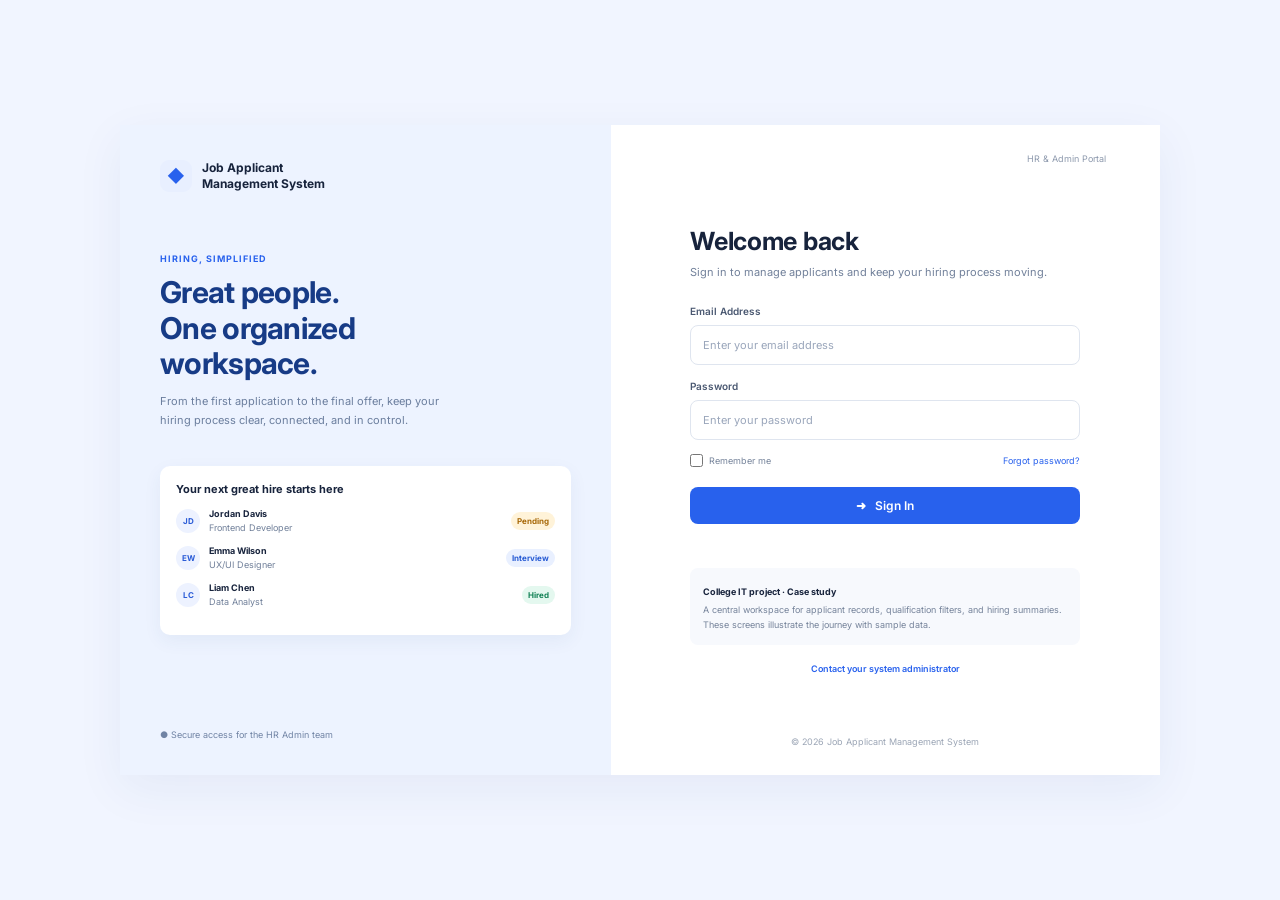
<file: index.html>
<!DOCTYPE html>
<html lang="en">
<head>
    <meta charset="UTF-8">
    <meta name="viewport" content="width=device-width, initial-scale=1.0">
    <title>Job Applicant Management System</title>
    <meta http-equiv="refresh" content="0; url=login.html">
</head>
<body>
    <p>Redirecting to login...</p>
    <script>
        window.location.replace("login.html");
    </script>
</body>
</html>
</file>
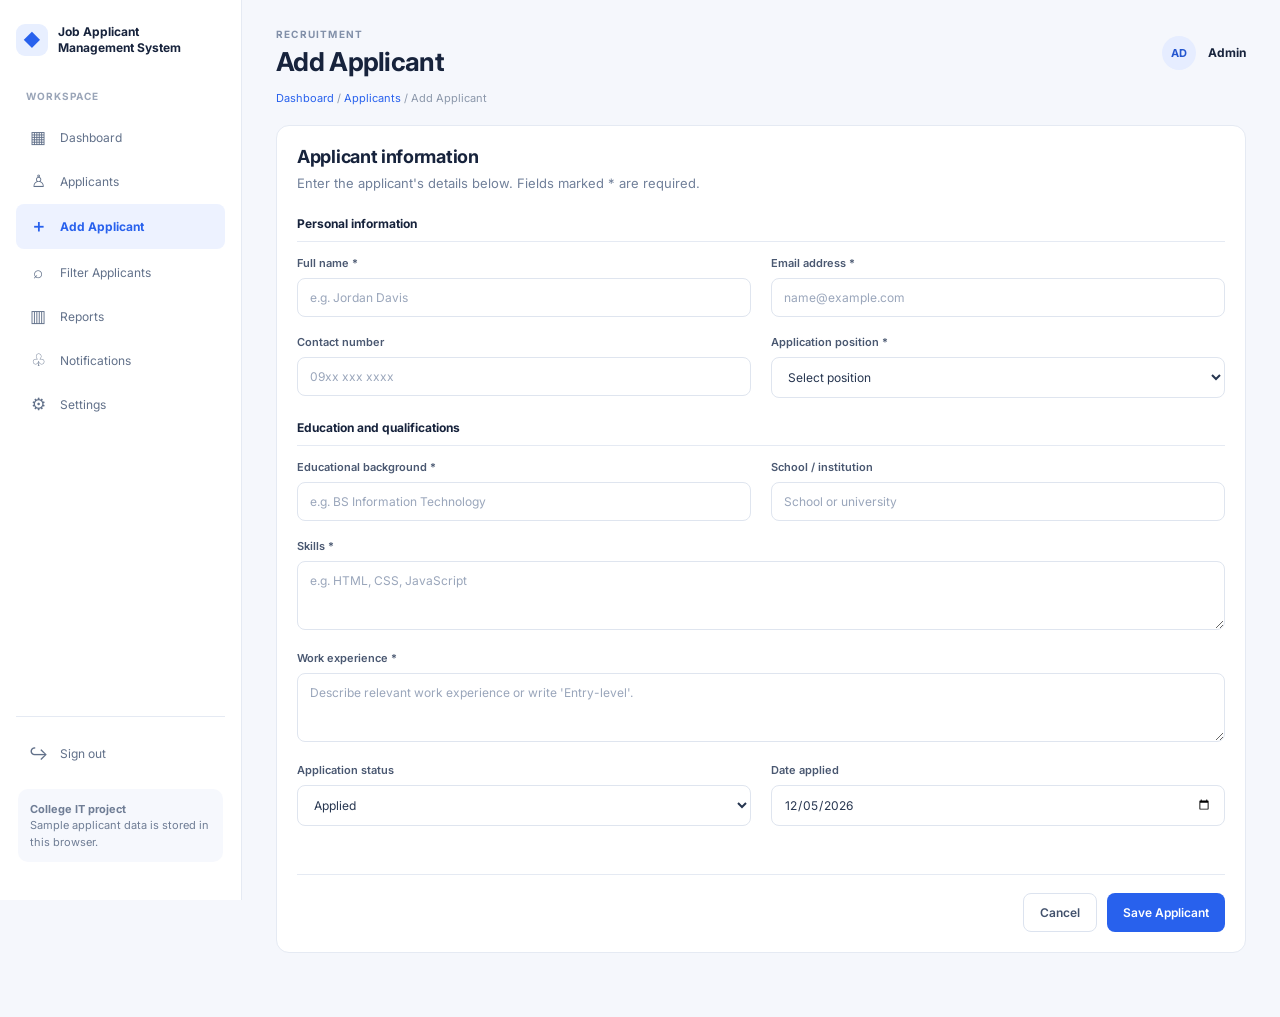
<file: add-applicant.html>
<!DOCTYPE html>
<html lang="en">
<head>
    <meta charset="UTF-8">
    <meta name="viewport" content="width=device-width, initial-scale=1.0">
    <title>Add Applicant | JAMS</title>
    <link rel="stylesheet" href="styles.css">
</head>
<body data-page="add">

    <div id="appShell"></div>

    <main class="main">
        <header class="topbar">
            <div>
                <span class="eyebrow">RECRUITMENT</span>
                <h1 id="appFormHeading">Add Applicant</h1>
            </div>

            <div class="top-actions">
                <div class="avatar">AD</div>
                <b>Admin</b>
            </div>
        </header>

        <div class="breadcrumbs">
            <a href="index.html">Dashboard</a> /
            <a href="applicants.html">Applicants</a> /
            <span id="crumbCurrent">Add Applicant</span>
        </div>

        <section class="panel form-panel">
            <div class="panel-head">
                <div>
                    <h2>Applicant information</h2>
                    <p class="muted">
                        Enter the applicant's details below. Fields marked * are required.
                    </p>
                </div>
            </div>

            <form id="applicantForm">
                <input type="hidden" id="recordId">

                <div class="form-section-title">Personal information</div>

                <div class="form-grid">
                    <div>
                        <label for="fullName">Full name *</label>
                        <input
                            id="fullName"
                            required
                            maxlength="80"
                            placeholder="e.g. Jordan Davis"
                        >
                    </div>

                    <div>
                        <label for="appEmail">Email address *</label>
                        <input
                            id="appEmail"
                            type="email"
                            required
                            placeholder="name@example.com"
                        >
                    </div>

                    <div>
                        <label for="phone">Contact number</label>
                        <input
                            id="phone"
                            type="tel"
                            placeholder="09xx xxx xxxx"
                        >
                    </div>

                    <div>
                        <label for="position">Application position *</label>
                        <select id="position" required>
                            <option value="">Select position</option>
                            <option>Web Developer</option>
                            <option>Software Developer</option>
                            <option>IT Support Specialist</option>
                            <option>UI/UX Designer</option>
                            <option>Data Analyst</option>
                            <option>HR Assistant</option>
                            <option>Other</option>
                        </select>
                    </div>
                </div>

                <div class="form-section-title">
                    Education and qualifications
                </div>

                <div class="form-grid">
                    <div>
                        <label for="education">Educational background *</label>
                        <input
                            id="education"
                            required
                            placeholder="e.g. BS Information Technology"
                        >
                    </div>

                    <div>
                        <label for="school">School / institution</label>
                        <input
                            id="school"
                            placeholder="School or university"
                        >
                    </div>

                    <div class="span-2">
                        <label for="skills">Skills *</label>
                        <textarea
                            id="skills"
                            rows="3"
                            required
                            placeholder="e.g. HTML, CSS, JavaScript"
                        ></textarea>
                    </div>

                    <div class="span-2">
                        <label for="experience">Work experience *</label>
                        <textarea
                            id="experience"
                            rows="3"
                            required
                            placeholder="Describe relevant work experience or write 'Entry-level'."
                        ></textarea>
                    </div>

                    <div>
                        <label for="status">Application status</label>
                        <select id="status">
                            <option>Applied</option>
                            <option>Under Review</option>
                            <option>Interview</option>
                            <option>Hired</option>
                            <option>Rejected</option>
                        </select>
                    </div>

                    <div>
                        <label for="dateApplied">Date applied</label>
                        <input id="dateApplied" type="date">
                    </div>
                </div>

                <div
                    id="formMessage"
                    class="form-message"
                    aria-live="polite"
                ></div>

                <div class="form-actions">
                    <a href="applicants.html" class="btn secondary">
                        Cancel
                    </a>

                    <button type="submit" class="btn primary">
                        Save Applicant
                    </button>
                </div>
            </form>
        </section>
    </main>

    <script src="storage.js"></script>
    <script src="sidebar.js"></script>
    <script src="validation.js"></script>
    <script src="script.js"></script>

</body>
</html>
</file>
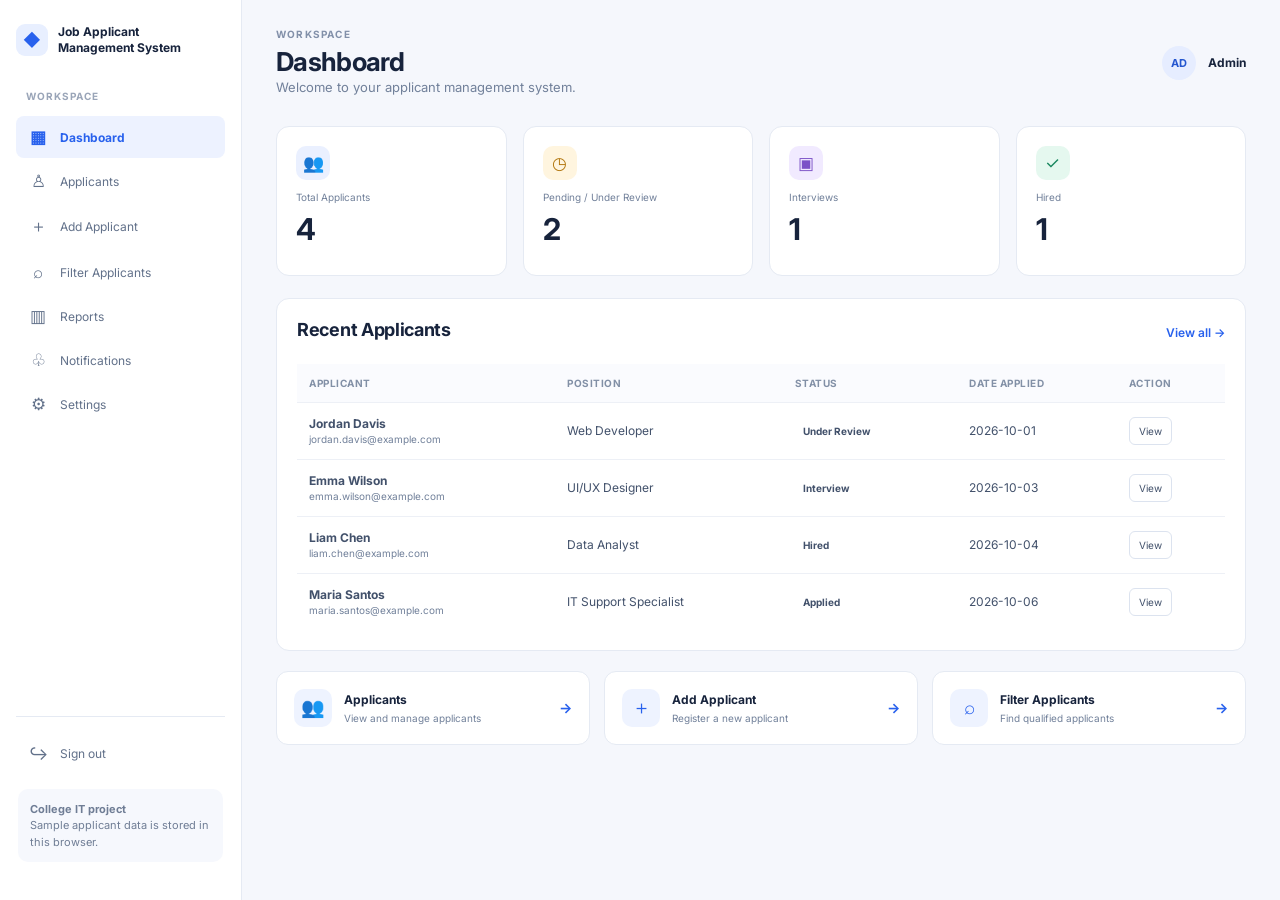
<file: admin.html>
<!DOCTYPE html>
<html lang="en">
<head>
    <meta charset="UTF-8">
    <meta name="viewport" content="width=device-width, initial-scale=1.0">
    <title>Dashboard | Job Applicant Management System</title>
    <link rel="stylesheet" href="styles.css">
</head>
<body data-page="dashboard">

    <div id="appShell"></div>

    <main class="main">
        <header class="topbar">
            <div>
                <span class="eyebrow">WORKSPACE</span>
                <h1>Dashboard</h1>
                <p class="muted">Welcome to your applicant management system.</p>
            </div>
            <div class="top-actions">
                <div class="avatar">AD</div>
                <b>Admin</b>
            </div>
        </header>

        <section class="stats-grid">
            <article class="stat-card">
                <span class="stat-icon blue">👥</span>
                <small>Total Applicants</small>
                <strong id="totalCount">0</strong>
            </article>

            <article class="stat-card">
                <span class="stat-icon amber">◷</span>
                <small>Pending / Under Review</small>
                <strong id="pendingCount">0</strong>
            </article>

            <article class="stat-card">
                <span class="stat-icon violet">▣</span>
                <small>Interviews</small>
                <strong id="interviewCount">0</strong>
            </article>

            <article class="stat-card">
                <span class="stat-icon green">✓</span>
                <small>Hired</small>
                <strong id="hiredCount">0</strong>
            </article>
        </section>

        <section class="panel">
            <div class="panel-head">
                <h2>Recent Applicants</h2>
                <a class="text-link" href="applicants.html">View all →</a>
            </div>

            <div class="table-wrap">
                <table>
                    <thead>
                        <tr>
                            <th>Applicant</th>
                            <th>Position</th>
                            <th>Status</th>
                            <th>Date Applied</th>
                            <th>Action</th>
                        </tr>
                    </thead>
                    <tbody id="recentRows"></tbody>
                </table>
            </div>
        </section>

        <section class="quick-grid">
            <a class="quick-card" href="applicants.html">
                <span>👥</span>
                <div>
                    <b>Applicants</b>
                    <small>View and manage applicants</small>
                </div>
                <strong>→</strong>
            </a>

            <a class="quick-card" href="add-applicant.html">
                <span>＋</span>
                <div>
                    <b>Add Applicant</b>
                    <small>Register a new applicant</small>
                </div>
                <strong>→</strong>
            </a>

            <a class="quick-card" href="filter.html">
                <span>⌕</span>
                <div>
                    <b>Filter Applicants</b>
                    <small>Find qualified applicants</small>
                </div>
                <strong>→</strong>
            </a>
        </section>
    </main>

    <script src="storage.js"></script>
    <script src="sidebar.js"></script>

    <script>
    (function () {
        const escapeHTML = value => String(value ?? '').replace(
            /[&<>"']/g,
            char => ({
                '&': '&amp;',
                '<': '&lt;',
                '>': '&gt;',
                '"': '&quot;',
                "'": '&#39;'
            })[char]
        );

        function renderDashboard() {
            if (!window.JAMS) {
                document.getElementById('recentRows').innerHTML =
                    '<tr><td colspan="5">Applicant storage could not load. Check storage.js.</td></tr>';
                return;
            }

            const applicants = JAMS.getApplicants();

            document.getElementById('totalCount').textContent =
                applicants.length;

            document.getElementById('pendingCount').textContent =
                applicants.filter(a =>
                    ['Applied', 'Pending', 'Under Review'].includes(a.status)
                ).length;

            document.getElementById('interviewCount').textContent =
                applicants.filter(a => a.status === 'Interview').length;

            document.getElementById('hiredCount').textContent =
                applicants.filter(a => a.status === 'Hired').length;

            const rows = document.getElementById('recentRows');

            if (applicants.length === 0) {
                rows.innerHTML =
                    '<tr><td colspan="5">No applicants yet. Add your first applicant to get started.</td></tr>';
                return;
            }

            rows.innerHTML = applicants.slice(0, 5).map(a => `
                <tr>
                    <td>
                        <strong>${escapeHTML(a.name)}</strong><br>
                        <small>${escapeHTML(a.email)}</small>
                    </td>
                    <td>${escapeHTML(a.position)}</td>
                    <td><span class="pill">${escapeHTML(a.status)}</span></td>
                    <td>${escapeHTML(a.dateApplied || '—')}</td>
                    <td>
                        <a class="small-btn"
                           href="applicant-details.html?id=${encodeURIComponent(a.id)}">
                           View
                        </a>
                    </td>
                </tr>
            `).join('');
        }

        renderDashboard();
    })();
    </script>

</body>
</html>
</file>
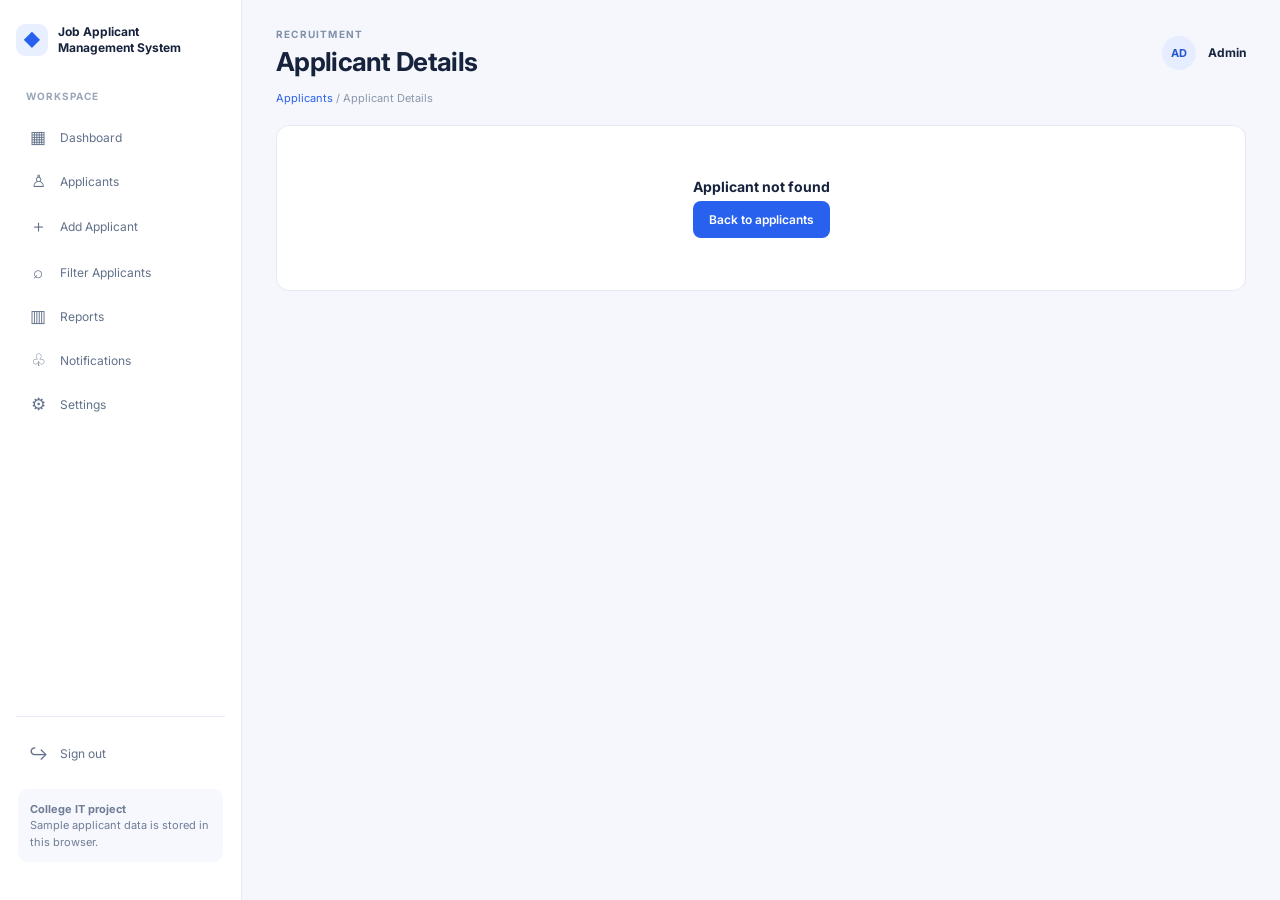
<file: applicant-details.html>
<!DOCTYPE html>
<html lang="en">
<head>
    <meta charset="UTF-8">
    <meta name="viewport" content="width=device-width, initial-scale=1.0">
    <title>Applicant Details | JAMS</title>
    <link rel="stylesheet" href="styles.css">
</head>
<body data-page="details">
    <div id="appShell"></div>

    <main class="main">
        <header class="topbar">
            <div>
                <span class="eyebrow">RECRUITMENT</span>
                <h1>Applicant Details</h1>
            </div>
            <div class="top-actions">
                <div class="avatar">AD</div>
                <b>Admin</b>
            </div>
        </header>

        <div class="breadcrumbs">
            <a href="applicants.html">Applicants</a> / Applicant Details
        </div>

        <section id="detailsContent" class="panel details-panel"></section>
    </main>

    <script src="storage.js"></script>
    <script src="sidebar.js"></script>
    <script src="validation.js"></script>
    <script src="script.js"></script>
</body>
</html>
</file>
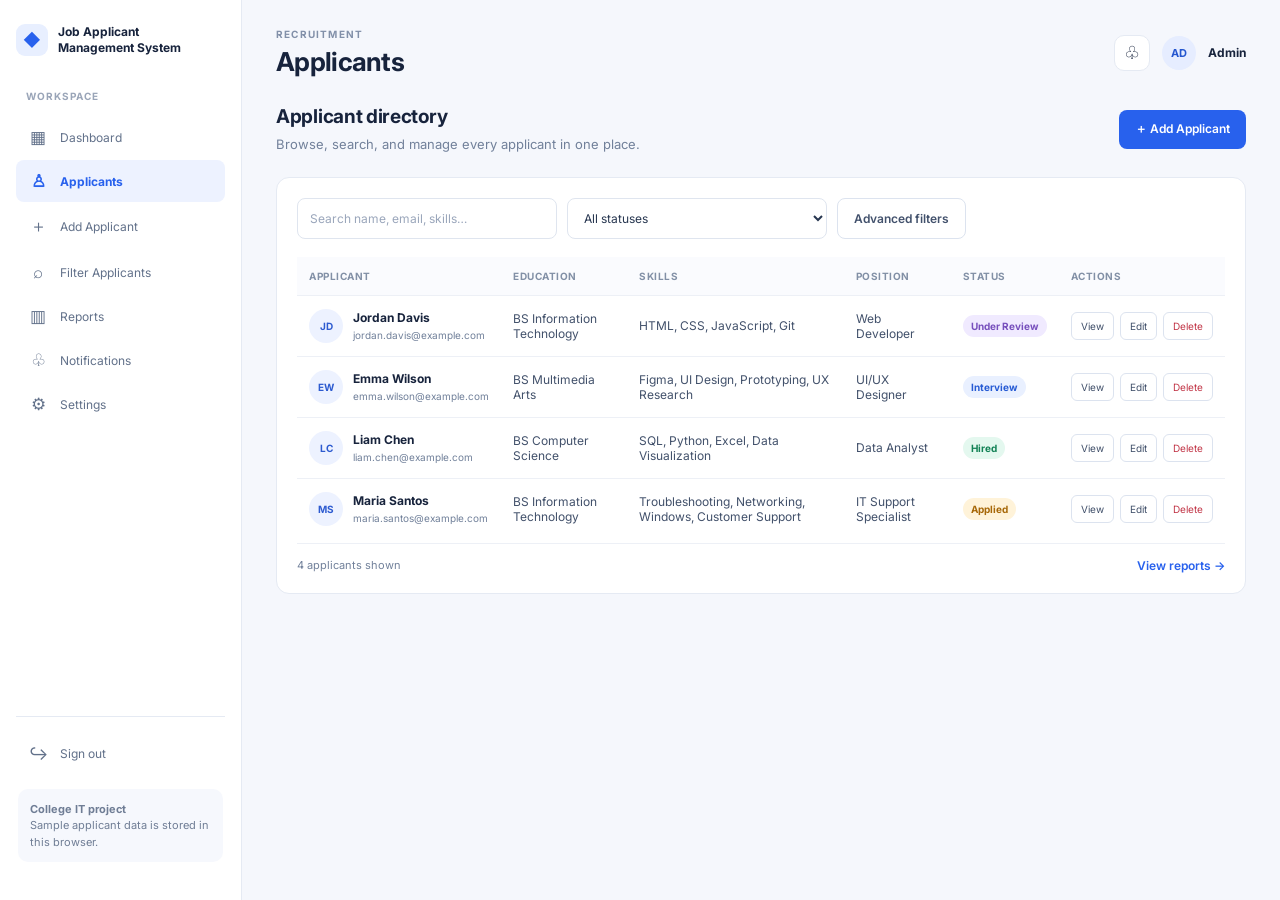
<file: applicants.html>
<!DOCTYPE html>
<html lang="en">
<head>
    <meta charset="UTF-8">
    <meta name="viewport" content="width=device-width, initial-scale=1.0">
    <title>Applicants | JAMS</title>
    <link rel="stylesheet" href="styles.css">
</head>
<body data-page="applicants">
    <div id="appShell"></div>

    <main class="main">
        <header class="topbar">
            <div>
                <span class="eyebrow">RECRUITMENT</span>
                <h1>Applicants</h1>
            </div>
            <div class="top-actions">
                <a class="icon-btn" href="notifications.html">♧</a>
                <div class="avatar">AD</div>
                <b>Admin</b>
            </div>
        </header>

        <section class="page-intro">
            <div>
                <h2>Applicant directory</h2>
                <p class="muted">Browse, search, and manage every applicant in one place.</p>
            </div>
            <a href="add-applicant.html" class="btn primary">＋ Add Applicant</a>
        </section>

        <section class="panel">
            <div class="toolbar">
                <input id="applicantSearch" type="search" placeholder="Search name, email, skills…">

                <select id="statusFilter">
                    <option value="">All statuses</option>
                    <option>Applied</option>
                    <option>Under Review</option>
                    <option>Interview</option>
                    <option>Hired</option>
                    <option>Rejected</option>
                </select>

                <a class="btn secondary" href="filter.html">Advanced filters</a>
            </div>

            <div class="table-wrap">
                <table>
                    <thead>
                        <tr>
                            <th>Applicant</th>
                            <th>Education</th>
                            <th>Skills</th>
                            <th>Position</th>
                            <th>Status</th>
                            <th>Actions</th>
                        </tr>
                    </thead>
                    <tbody id="applicantRows"></tbody>
                </table>
            </div>

            <div class="panel-foot">
                <span id="applicantCount">0 applicants</span>
                <a href="reports.html" class="text-link">View reports →</a>
            </div>
        </section>
    </main>

    <script src="storage.js"></script>
    <script src="sidebar.js"></script>
    <script src="validation.js"></script>
    <script src="script.js"></script>
</body>
</html>
</file>
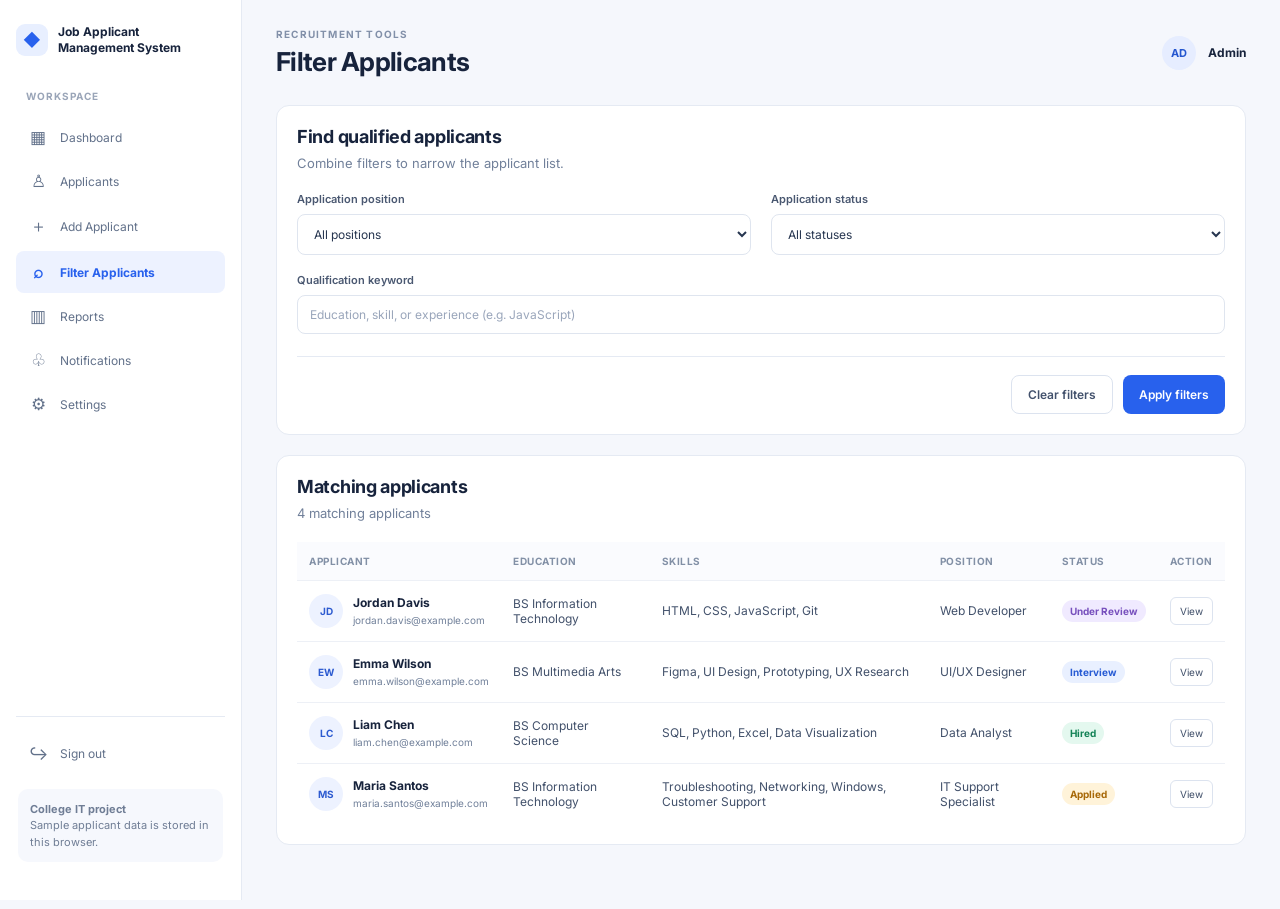
<file: filter.html>
<!DOCTYPE html>
<html lang="en">
<head>
    <meta charset="UTF-8">
    <meta name="viewport" content="width=device-width, initial-scale=1.0">
    <title>Filter Applicants | JAMS</title>
    <link rel="stylesheet" href="styles.css">
</head>
<body data-page="filter">
    <div id="appShell"></div>

    <main class="main">
        <header class="topbar">
            <div>
                <span class="eyebrow">RECRUITMENT TOOLS</span>
                <h1>Filter Applicants</h1>
            </div>
            <div class="top-actions">
                <div class="avatar">AD</div>
                <b>Admin</b>
            </div>
        </header>

        <section class="panel form-panel">
            <div class="panel-head">
                <div>
                    <h2>Find qualified applicants</h2>
                    <p class="muted">Combine filters to narrow the applicant list.</p>
                </div>
            </div>

            <form id="filterForm">
                <div class="form-grid">
                    <div>
                        <label for="filterPosition">Application position</label>
                        <select id="filterPosition">
                            <option value="">All positions</option>
                            <option>Web Developer</option>
                            <option>Software Developer</option>
                            <option>IT Support Specialist</option>
                            <option>UI/UX Designer</option>
                            <option>Data Analyst</option>
                            <option>HR Assistant</option>
                            <option>Other</option>
                        </select>
                    </div>

                    <div>
                        <label for="filterStatus">Application status</label>
                        <select id="filterStatus">
                            <option value="">All statuses</option>
                            <option>Applied</option>
                            <option>Under Review</option>
                            <option>Interview</option>
                            <option>Hired</option>
                            <option>Rejected</option>
                        </select>
                    </div>

                    <div class="span-2">
                        <label for="filterQualification">Qualification keyword</label>
                        <input
                            id="filterQualification"
                            placeholder="Education, skill, or experience (e.g. JavaScript)"
                        >
                    </div>
                </div>

                <div class="form-actions">
                    <button type="reset" class="btn secondary">Clear filters</button>
                    <button type="submit" class="btn primary">Apply filters</button>
                </div>
            </form>
        </section>

        <section class="panel">
            <div class="panel-head">
                <div>
                    <h2>Matching applicants</h2>
                    <p id="filterSummary" class="muted">Apply filters to see matching records.</p>
                </div>
            </div>

            <div class="table-wrap">
                <table>
                    <thead>
                        <tr>
                            <th>Applicant</th>
                            <th>Education</th>
                            <th>Skills</th>
                            <th>Position</th>
                            <th>Status</th>
                            <th>Action</th>
                        </tr>
                    </thead>
                    <tbody id="filterRows"></tbody>
                </table>
            </div>
        </section>
    </main>

    <script src="storage.js"></script>
    <script src="sidebar.js"></script>
    <script src="validation.js"></script>
    <script src="script.js"></script>
</body>
</html>
</file>
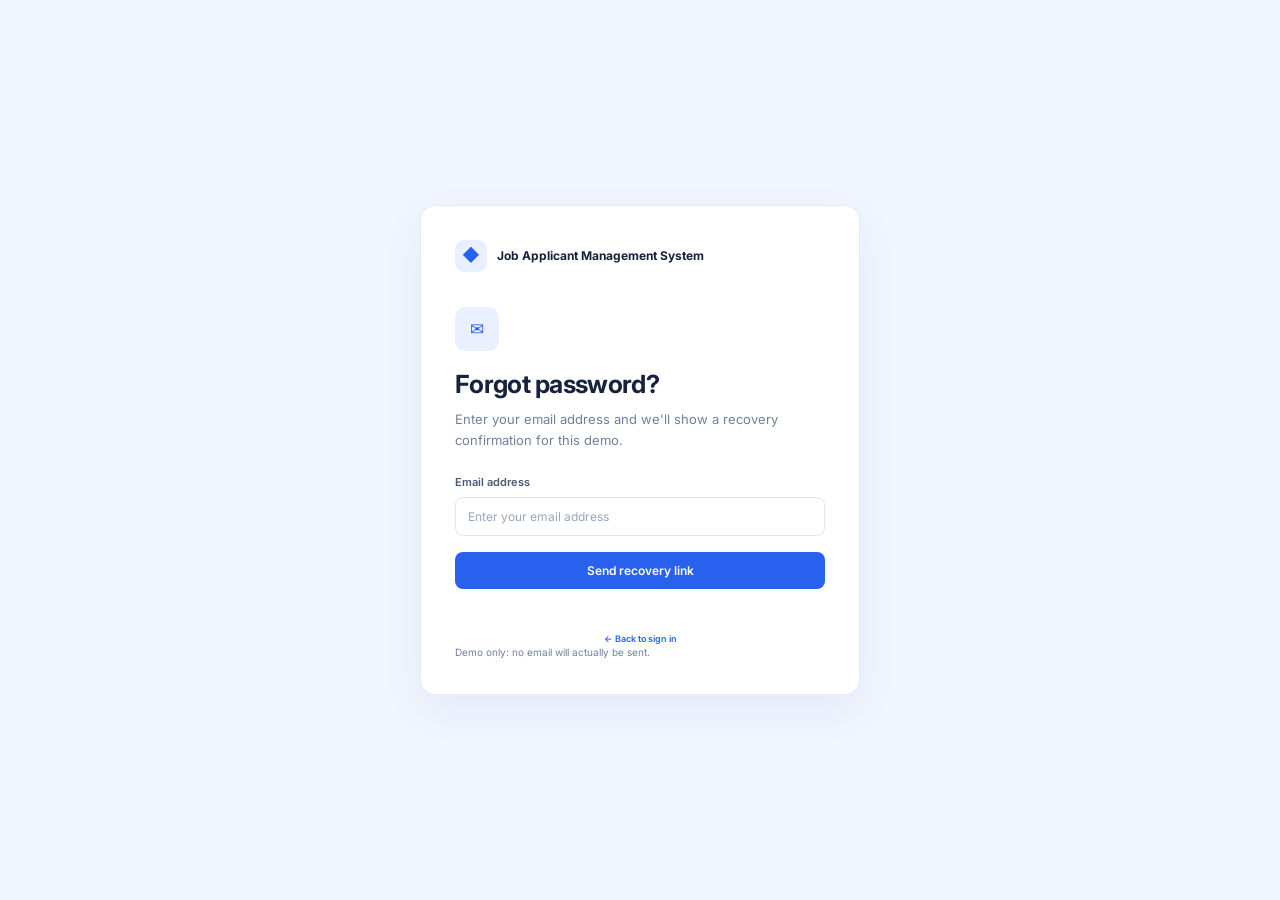
<file: forgot-password.html>
<!DOCTYPE html>
<html lang="en">
<head>
    <meta charset="UTF-8">
    <meta name="viewport" content="width=device-width, initial-scale=1.0">
    <title>Password Recovery | JAMS</title>
    <link rel="stylesheet" href="styles.css">
</head>
<body class="auth-body">
    <main class="recovery-card">
        <a href="login.html" class="brand">
            <span class="brand-mark">◆</span>
            <strong>Job Applicant Management System</strong>
        </a>

        <span class="stat-icon blue recovery-icon">✉</span>

        <h1>Forgot password?</h1>

        <p class="muted">
            Enter your email address and we'll show a recovery confirmation for this demo.
        </p>

        <form id="recoveryForm">
            <label for="recoveryEmail">Email address</label>
            <input
                id="recoveryEmail"
                type="email"
                required
                placeholder="Enter your email address"
            >

            <button class="btn primary full" type="submit">
                Send recovery link
            </button>

            <p
                id="recoveryMessage"
                class="form-message"
                aria-live="polite"
            ></p>
        </form>

        <a href="login.html" class="center-link">← Back to sign in</a>

        <p class="muted tiny">
            Demo only: no email will actually be sent.
        </p>
    </main>

    <script src="storage.js"></script>
    <script src="script.js"></script>
</body>
</html>
</file>
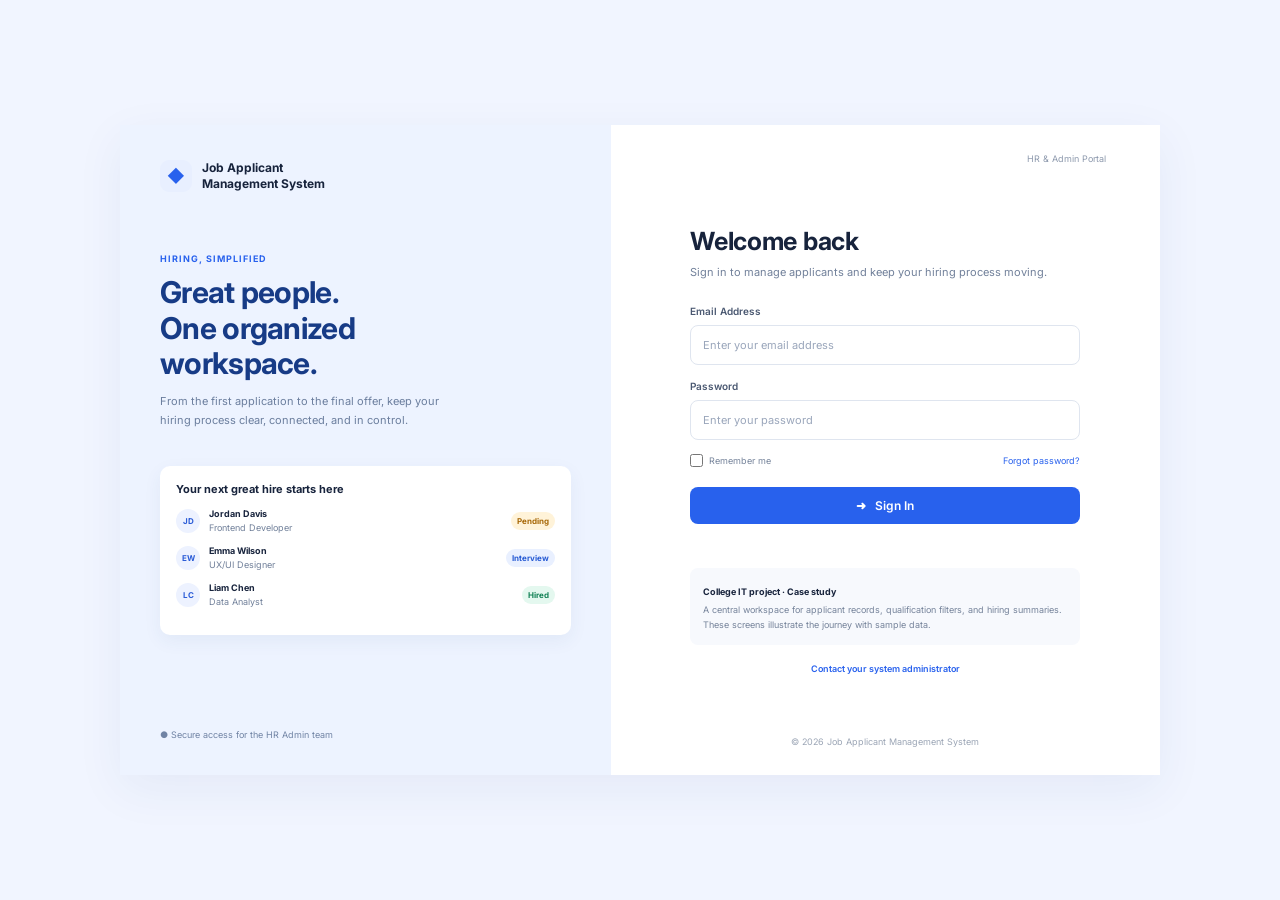
<file: login.html>
<!DOCTYPE html>
<html lang="en">
<head>
    <meta charset="UTF-8">
    <meta name="viewport" content="width=device-width, initial-scale=1.0">
    <title>Sign In | Job Applicant Management System</title>
    <link rel="stylesheet" href="styles.css">
</head>
<body class="auth-body">
    <main class="auth-layout">
        <section class="auth-brand">
            <div class="brand">
                <span class="brand-mark">◆</span>
                <strong>Job Applicant<br>Management System</strong>
            </div>

            <div class="brand-copy">
                <small>HIRING, SIMPLIFIED</small>
                <h1>Great people.<br>One organized<br>workspace.</h1>
                <p>
                    From the first application to the final offer, keep your hiring
                    process clear, connected, and in control.
                </p>
            </div>

            <div class="mini-card">
                <strong>Your next great hire starts here</strong>

                <div class="mini-person">
                    <span>JD</span>
                    <div>
                        <b>Jordan Davis</b>
                        <small>Frontend Developer</small>
                    </div>
                    <em class="pill pending">Pending</em>
                </div>

                <div class="mini-person">
                    <span>EW</span>
                    <div>
                        <b>Emma Wilson</b>
                        <small>UX/UI Designer</small>
                    </div>
                    <em class="pill interview">Interview</em>
                </div>

                <div class="mini-person">
                    <span>LC</span>
                    <div>
                        <b>Liam Chen</b>
                        <small>Data Analyst</small>
                    </div>
                    <em class="pill hired">Hired</em>
                </div>
            </div>

            <small class="secure-note">● Secure access for the HR Admin team</small>
        </section>

        <section class="auth-panel">
            <div class="auth-top">HR &amp; Admin Portal</div>

            <form id="loginForm" class="auth-form">
                <h2>Welcome back</h2>
                <p class="muted">
                    Sign in to manage applicants and keep your hiring process moving.
                </p>

                <label for="email">Email Address</label>
                <input
                    id="email"
                    name="email"
                    type="email"
                    placeholder="Enter your email address"
                    autocomplete="username"
                    required
                >

                <label for="password">Password</label>
                <input
                    id="password"
                    name="password"
                    type="password"
                    placeholder="Enter your password"
                    autocomplete="current-password"
                    required
                >

                <div class="form-between">
                    <label class="check-label">
                        <input type="checkbox" id="remember">
                        Remember me
                    </label>
                    <a href="forgot-password.html">Forgot password?</a>
                </div>

                <button class="btn primary full" type="submit">
                    ➜ &nbsp; Sign In
                </button>

                <p id="loginMessage" class="form-message" aria-live="polite"></p>

                <div class="case-note">
                    <b>College IT project · Case study</b>
                    <p>
                        A central workspace for applicant records, qualification
                        filters, and hiring summaries. These screens illustrate
                        the journey with sample data.
                    </p>
                </div>

                <a
                    class="center-link"
                    href="mailto:admin@example.com?subject=System%20administrator%20help"
                >
                    Contact your system administrator
                </a>
            </form>

            <footer>© 2026 Job Applicant Management System</footer>
        </section>
    </main>

    <script src="storage.js"></script>
    <script src="validation.js"></script>
    <script src="script.js"></script>
</body>
</html>
</file>
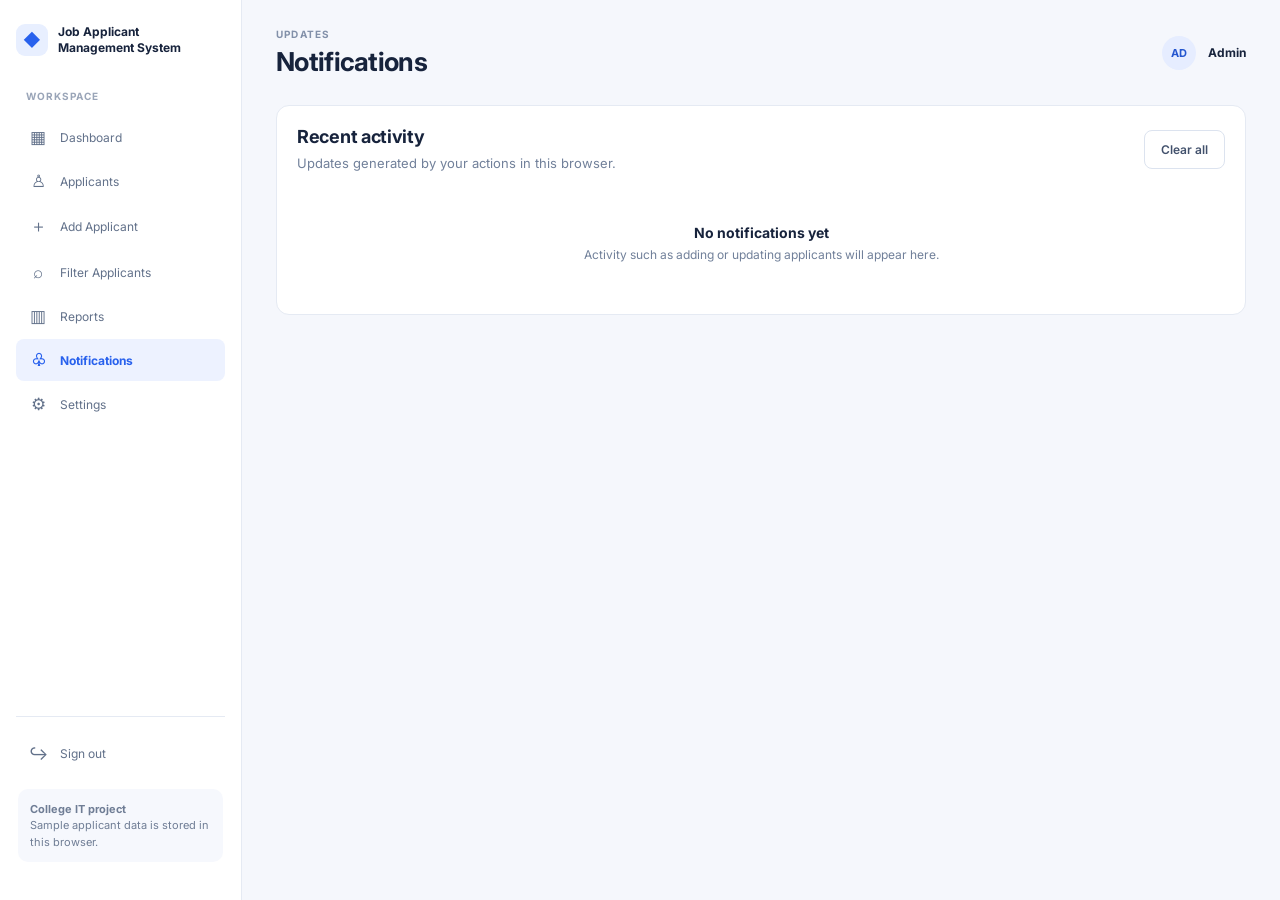
<file: notifications.html>
<!DOCTYPE html>
<html lang="en">
<head>
    <meta charset="UTF-8">
    <meta name="viewport" content="width=device-width, initial-scale=1.0">
    <title>Notifications | JAMS</title>
    <link rel="stylesheet" href="styles.css">
</head>
<body data-page="notifications">
    <div id="appShell"></div>

    <main class="main">
        <header class="topbar">
            <div>
                <span class="eyebrow">UPDATES</span>
                <h1>Notifications</h1>
            </div>

            <div class="top-actions">
                <div class="avatar">AD</div>
                <b>Admin</b>
            </div>
        </header>

        <section class="panel">
            <div class="panel-head">
                <div>
                    <h2>Recent activity</h2>
                    <p class="muted">
                        Updates generated by your actions in this browser.
                    </p>
                </div>

                <button id="clearNotifications" class="btn secondary">
                    Clear all
                </button>
            </div>

            <div id="notificationList" class="notification-list"></div>
        </section>
    </main>

    <script src="storage.js"></script>
    <script src="sidebar.js"></script>
    <script src="script.js"></script>
</body>
</html>
</file>
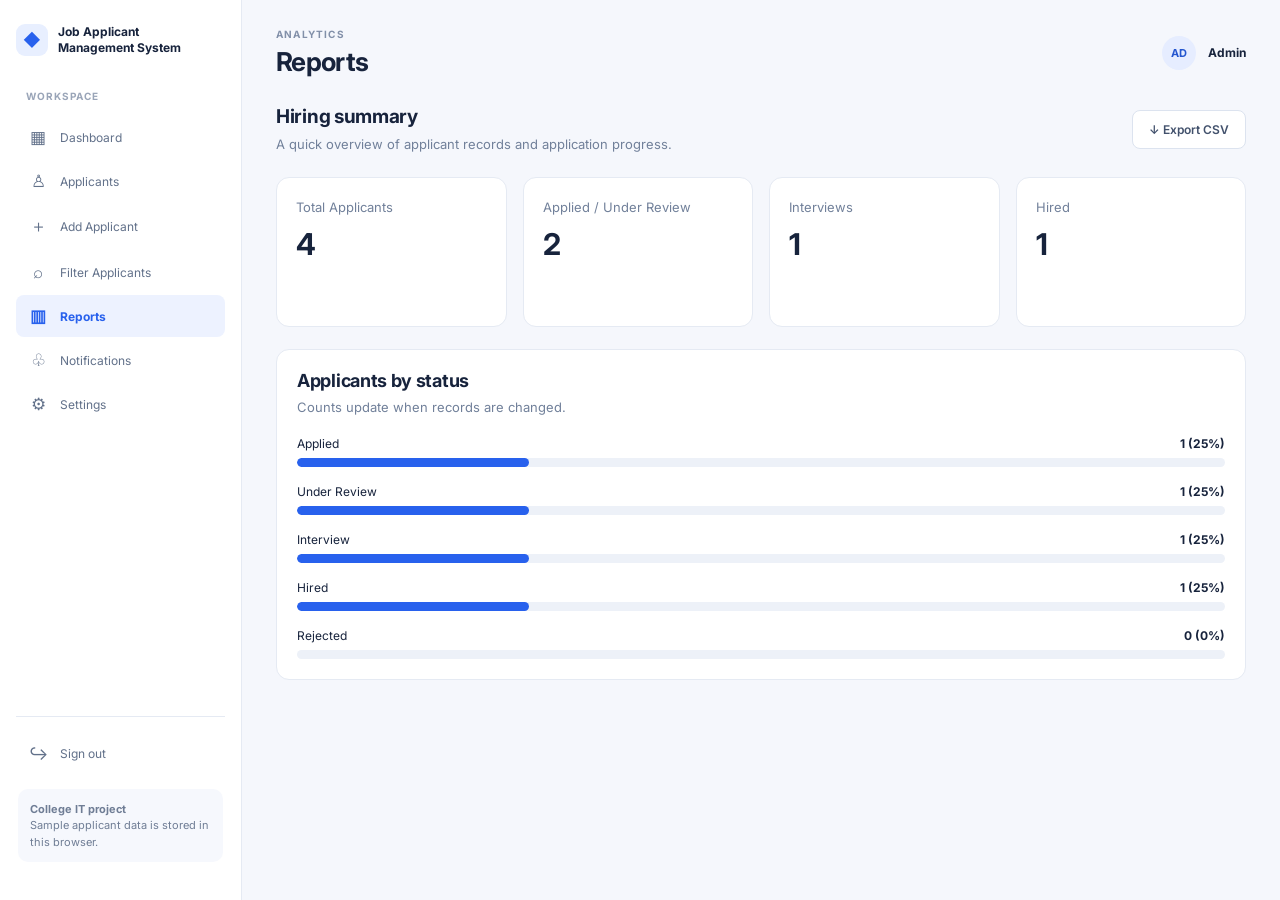
<file: reports.html>
<!DOCTYPE html>
<html lang="en">
<head>
    <meta charset="UTF-8">
    <meta name="viewport" content="width=device-width, initial-scale=1.0">
    <title>Reports | JAMS</title>
    <link rel="stylesheet" href="styles.css">
</head>
<body data-page="reports">
    <div id="appShell"></div>

    <main class="main">
        <header class="topbar">
            <div>
                <span class="eyebrow">ANALYTICS</span>
                <h1>Reports</h1>
            </div>
            <div class="top-actions">
                <div class="avatar">AD</div>
                <b>Admin</b>
            </div>
        </header>

        <section class="welcome-row">
            <div>
                <h2>Hiring summary</h2>
                <p class="muted">
                    A quick overview of applicant records and application progress.
                </p>
            </div>
            <button class="btn secondary" id="exportCsv">↓ Export CSV</button>
        </section>

        <section class="stats-grid">
            <article class="stat-card">
                <span class="muted">Total Applicants</span>
                <strong id="reportTotal">0</strong>
            </article>

            <article class="stat-card">
                <span class="muted">Applied / Under Review</span>
                <strong id="reportPending">0</strong>
            </article>

            <article class="stat-card">
                <span class="muted">Interviews</span>
                <strong id="reportInterview">0</strong>
            </article>

            <article class="stat-card">
                <span class="muted">Hired</span>
                <strong id="reportHired">0</strong>
            </article>
        </section>

        <section class="panel">
            <div class="panel-head">
                <div>
                    <h2>Applicants by status</h2>
                    <p class="muted">Counts update when records are changed.</p>
                </div>
            </div>

            <div id="statusReport" class="report-bars"></div>
        </section>
    </main>

    <script src="storage.js"></script>
    <script src="sidebar.js"></script>
    <script src="script.js"></script>
</body>
</html>
</file>
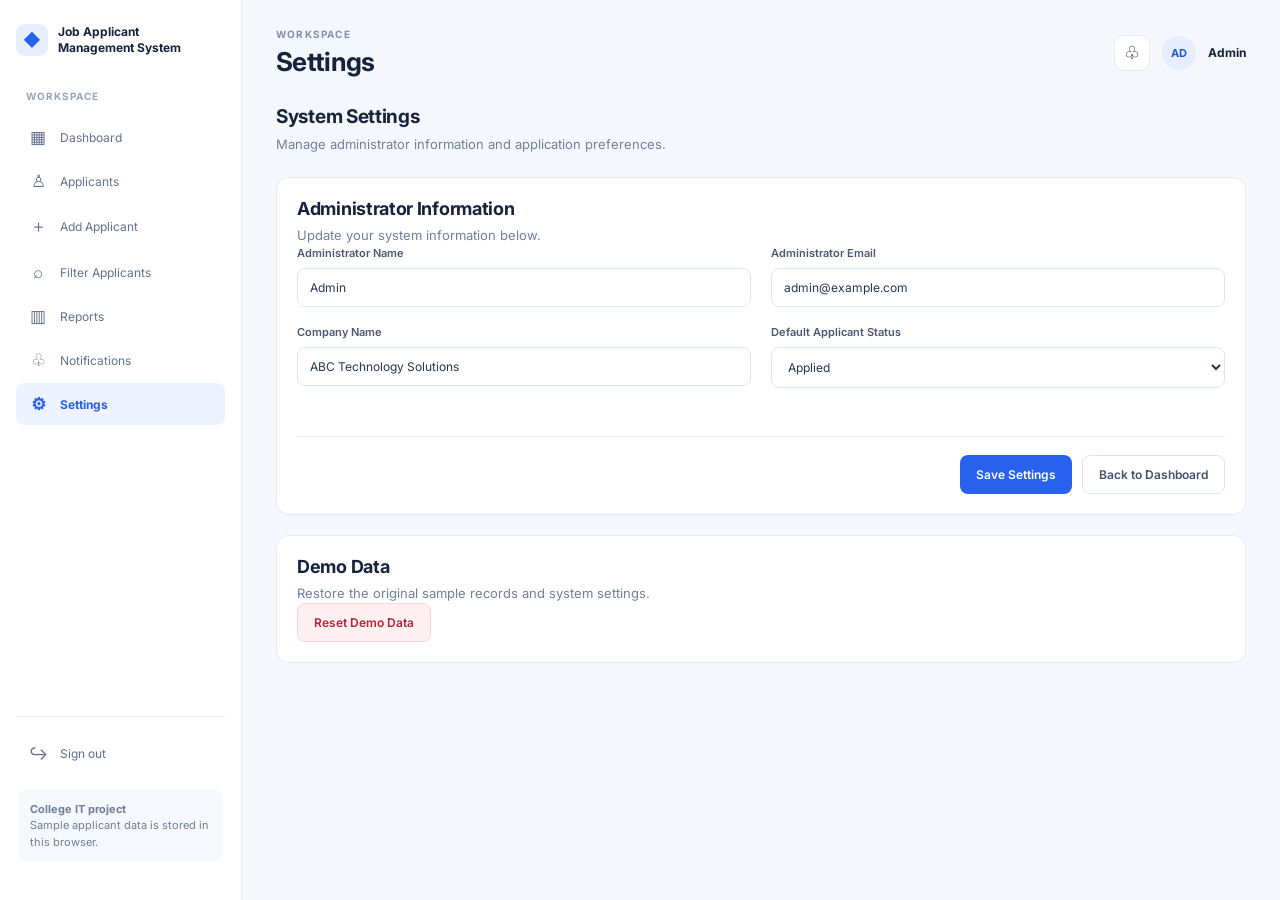
<file: settings.html>
<!DOCTYPE html>
<html lang="en">
<head>
    <meta charset="UTF-8">
    <meta name="viewport" content="width=device-width, initial-scale=1.0">
    <title>Settings | JAMS</title>
    <link rel="stylesheet" href="styles.css">
</head>

<body data-page="settings">
    <div id="appShell"></div>

    <main class="main">
        <header class="topbar">
            <div>
                <span class="eyebrow">WORKSPACE</span>
                <h1>Settings</h1>
            </div>

            <div class="top-actions">
                <a class="icon-btn" href="notifications.html">♧</a>
                <div class="avatar">AD</div>
                <b>Admin</b>
            </div>
        </header>

        <section class="page-intro">
            <div>
                <h2>System Settings</h2>
                <p class="muted">
                    Manage administrator information and application preferences.
                </p>
            </div>
        </section>

        <form id="settingsForm" class="panel">
            <h2>Administrator Information</h2>
            <p class="muted">Update your system information below.</p>

            <div class="form-grid">
                <div class="form-group">
                    <label for="adminName">Administrator Name</label>
                    <input
                        type="text"
                        id="adminName"
                        name="adminName"
                        placeholder="Enter administrator name"
                        required
                    >
                </div>

                <div class="form-group">
                    <label for="adminEmail">Administrator Email</label>
                    <input
                        type="email"
                        id="adminEmail"
                        name="adminEmail"
                        placeholder="admin@example.com"
                        required
                    >
                </div>

                <div class="form-group">
                    <label for="companyName">Company Name</label>
                    <input
                        type="text"
                        id="companyName"
                        name="companyName"
                        placeholder="Enter company name"
                    >
                </div>

                <div class="form-group">
                    <label for="defaultStatus">Default Applicant Status</label>
                    <select id="defaultStatus" name="defaultStatus">
                        <option value="Applied">Applied</option>
                        <option value="Pending">Pending</option>
                        <option value="Under Review">Under Review</option>
                        <option value="Interview">Interview</option>
                    </select>
                </div>
            </div>

            <p id="settingsMessage" class="form-message" role="status"></p>

            <div class="form-actions">
                <button type="submit" class="btn primary">
                    Save Settings
                </button>

                <a href="admin.html" class="btn secondary">
                    Back to Dashboard
                </a>
            </div>
        </form>

        <section class="panel">
            <h2>Demo Data</h2>
            <p class="muted">
                Restore the original sample records and system settings.
            </p>

            <button type="button" id="resetDemo" class="btn danger">
                Reset Demo Data
            </button>
        </section>
    </main>

    <script src="storage.js"></script>
    <script src="sidebar.js"></script>
    <script src="validation.js"></script>
    <script src="script.js"></script>
</body>
</html>
</file>
<file: styles.css>
@import url('https://fonts.googleapis.com/css2?family=Inter:wght@400;500;600;700;800&display=swap');

:root {
    --blue: #2861ed;
    --blue-dark: #1946b8;
    --ink: #17233c;
    --muted: #71809a;
    --line: #e5eaf3;
    --bg: #f5f7fc;
    --white: #fff;
    --green: #14845c;
    --amber: #a76808;
    --red: #c43b4d;
    --sidebar: 242px;
}

* {
    box-sizing: border-box;
}

body {
    margin: 0;
    font-family: Inter, Arial, sans-serif;
    color: var(--ink);
    background: var(--bg);
    font-size: 14px;
}

a {
    color: inherit;
    text-decoration: none;
}

button,
input,
select,
textarea {
    font: inherit;
}

button,
a,
input,
select,
textarea {
    outline-color: #8db1ff;
}

h1,
h2,
h3,
p {
    margin-top: 0;
}

h1 {
    font-size: 26px;
    letter-spacing: -0.7px;
    margin-bottom: 0;
}

h2 {
    font-size: 18px;
    letter-spacing: -0.3px;
    margin-bottom: 6px;
}

h3 {
    font-size: 14px;
}

.muted,
small {
    color: var(--muted);
}

.muted {
    font-size: 13px;
    line-height: 1.6;
    margin-bottom: 0;
}

.eyebrow {
    font-size: 10px;
    letter-spacing: 1.2px;
    color: #8290a9;
    font-weight: 700;
    display: block;
    margin-bottom: 6px;
}

.btn {
    display: inline-flex;
    align-items: center;
    justify-content: center;
    gap: 8px;
    border: 0;
    border-radius: 8px;
    padding: 11px 16px;
    font-weight: 600;
    font-size: 12px;
    cursor: pointer;
    white-space: nowrap;
}

.primary {
    background: var(--blue);
    color: white;
}

.primary:hover {
    background: var(--blue-dark);
}

.secondary {
    background: #fff;
    color: #42516c;
    border: 1px solid #dce3ef;
}

.danger {
    background: #fff0f1;
    color: #b42336;
    border: 1px solid #ffd3d8;
}

.full {
    width: 100%;
}

.text-link,
.center-link {
    color: var(--blue);
    font-size: 12px;
    font-weight: 600;
}

.plain-link {
    color: var(--muted);
}

.form-message {
    font-size: 12px;
    color: var(--green);
    min-height: 16px;
    margin: 10px 0 0;
}

.tiny {
    font-size: 10px;
}

/* Sidebar */
.sidebar {
    position: fixed;
    inset: 0 auto 0 0;
    width: var(--sidebar);
    background: #fff;
    border-right: 1px solid var(--line);
    padding: 24px 16px;
    display: flex;
    flex-direction: column;
    z-index: 5;
}

.brand {
    display: flex;
    align-items: center;
    gap: 10px;
    font-size: 12px;
    line-height: 1.35;
}

.brand-mark {
    display: grid;
    place-items: center;
    width: 32px;
    height: 32px;
    border-radius: 9px;
    background: #e8efff;
    color: var(--blue);
    font-size: 17px;
}

.side-label {
    font-size: 10px;
    color: #9aa5b8;
    font-weight: 700;
    letter-spacing: 1px;
    margin: 34px 10px 12px;
}

.nav-link {
    display: flex;
    align-items: center;
    gap: 12px;
    padding: 11px 12px;
    border-radius: 8px;
    color: #62718a;
    font-size: 12px;
    margin: 2px 0;
}

.nav-link .nav-icon {
    font-size: 17px;
    width: 20px;
    text-align: center;
}

.nav-link:hover {
    background: #f4f7ff;
}

.nav-link.active {
    background: #edf2ff;
    color: var(--blue);
    font-weight: 700;
}

.sidebar-bottom {
    margin-top: auto;
    border-top: 1px solid var(--line);
    padding-top: 14px;
}

.sidebar-note {
    background: #f6f8fd;
    border-radius: 10px;
    padding: 12px;
    font-size: 11px;
    color: #6f7d95;
    line-height: 1.5;
    margin: 14px 2px;
}

/* Main layout */
.main {
    margin-left: var(--sidebar);
    padding: 28px 34px 44px;
    max-width: 1600px;
}

.topbar {
    display: flex;
    justify-content: space-between;
    align-items: center;
    margin-bottom: 28px;
}

.top-actions {
    display: flex;
    align-items: center;
    gap: 12px;
    font-size: 12px;
}

.top-actions small {
    display: block;
    font-size: 10px;
    margin-top: 3px;
}

.avatar {
    width: 34px;
    height: 34px;
    display: grid;
    place-items: center;
    border-radius: 50%;
    background: #e6edff;
    color: #2456cf;
    font-size: 11px;
    font-weight: 700;
}

.icon-btn {
    position: relative;
    width: 36px;
    height: 36px;
    border: 1px solid var(--line);
    border-radius: 10px;
    display: grid;
    place-items: center;
    background: white;
    font-size: 18px;
}

.dot {
    position: absolute;
    width: 6px;
    height: 6px;
    border-radius: 50%;
    background: #ee6676;
    top: 7px;
    right: 8px;
}

.welcome-row,
.page-intro {
    display: flex;
    align-items: center;
    justify-content: space-between;
    gap: 18px;
    margin-bottom: 22px;
}

.welcome-row h2,
.page-intro h2 {
    font-size: 19px;
}

/* Dashboard statistics */
.stats-grid {
    display: grid;
    grid-template-columns: repeat(4, minmax(0, 1fr));
    gap: 16px;
    margin-bottom: 22px;
}

.stat-card {
    background: white;
    border: 1px solid var(--line);
    border-radius: 13px;
    padding: 19px;
    min-height: 150px;
    display: flex;
    flex-direction: column;
    align-items: flex-start;
    gap: 8px;
}

.stat-card > strong {
    font-size: 30px;
    letter-spacing: -1px;
}

.stat-card small {
    font-size: 10px;
}

.stat-icon {
    width: 34px;
    height: 34px;
    border-radius: 10px;
    display: grid;
    place-items: center;
    font-size: 17px;
    margin-bottom: 3px;
}

.blue {
    background: #eaf0ff;
    color: #285ce1;
}

.amber {
    background: #fff5df;
    color: #b2760d;
}

.green {
    background: #e5f8ef;
    color: #17865d;
}

.violet {
    background: #f1eaff;
    color: #7c52c7;
}

/* Panels and tables */
.panel {
    background: #fff;
    border: 1px solid var(--line);
    border-radius: 13px;
    margin-bottom: 20px;
    padding: 20px;
}

.panel-head {
    display: flex;
    align-items: center;
    justify-content: space-between;
    gap: 16px;
    margin-bottom: 18px;
}

.table-wrap {
    width: 100%;
    overflow: auto;
}

table {
    border-collapse: collapse;
    width: 100%;
    min-width: 720px;
}

th {
    text-align: left;
    font-size: 10px;
    text-transform: uppercase;
    letter-spacing: 0.5px;
    color: #8290a6;
    font-weight: 700;
    background: #fafbfe;
}

td,
th {
    padding: 13px 12px;
    border-bottom: 1px solid #edf0f6;
    vertical-align: middle;
}

td {
    font-size: 12px;
    color: #42516b;
}

tbody tr:last-child td {
    border-bottom: 0;
}

.person-cell {
    display: flex;
    align-items: center;
    gap: 10px;
    min-width: 150px;
}

.person-avatar {
    width: 34px;
    height: 34px;
    border-radius: 50%;
    display: grid;
    place-items: center;
    background: #edf2ff;
    color: #2d5bd0;
    font-size: 10px;
    font-weight: 700;
    flex-shrink: 0;
}

.person-cell b {
    display: block;
    font-size: 12px;
    color: var(--ink);
}

.person-cell small {
    display: block;
    font-size: 10px;
    margin-top: 4px;
}

.pill {
    display: inline-flex;
    padding: 5px 8px;
    border-radius: 20px;
    font-size: 10px;
    font-weight: 700;
    font-style: normal;
    white-space: nowrap;
}

.pill.pending,
.pill.applied {
    background: #fff3d9;
    color: #a76808;
}

.pill.interview {
    background: #e9f0ff;
    color: #275bd4;
}

.pill.hired {
    background: #e4f8ef;
    color: #138256;
}

.pill.rejected {
    background: #ffebee;
    color: #c23849;
}

.pill.under-review {
    background: #f0eaff;
    color: #7750bd;
}

.action-row {
    display: flex;
    gap: 6px;
    align-items: center;
}

.small-btn {
    padding: 7px 9px;
    border-radius: 6px;
    font-size: 10px;
    border: 1px solid #dce3ef;
    background: white;
    color: #42516b;
    cursor: pointer;
}

.small-btn:hover {
    background: #f3f6ff;
}

.small-btn.delete {
    color: #c23849;
}

.panel-foot {
    border-top: 1px solid #edf0f6;
    margin-top: 4px;
    padding-top: 14px;
    display: flex;
    justify-content: space-between;
    color: var(--muted);
    font-size: 11px;
}

/* Quick actions */
.quick-grid {
    display: grid;
    grid-template-columns: repeat(3, 1fr);
    gap: 14px;
}

.quick-card {
    background: white;
    border: 1px solid var(--line);
    border-radius: 12px;
    padding: 17px;
    display: flex;
    align-items: center;
    gap: 12px;
}

.quick-card > span {
    width: 38px;
    height: 38px;
    display: grid;
    place-items: center;
    border-radius: 10px;
    background: #eef3ff;
    color: var(--blue);
    font-size: 19px;
}

.quick-card div {
    flex: 1;
}

.quick-card b,
.quick-card small {
    display: block;
}

.quick-card b {
    font-size: 12px;
    margin-bottom: 5px;
}

.quick-card small {
    font-size: 10px;
}

.quick-card > strong {
    color: var(--blue);
}

/* Search and filters */
.toolbar {
    display: flex;
    gap: 10px;
    margin-bottom: 18px;
}

.toolbar input {
    flex: 1;
    min-width: 180px;
}

.toolbar input,
.toolbar select {
    max-width: 260px;
}

input:not([type="checkbox"]),
select,
textarea {
    width: 100%;
    border: 1px solid #dfe5ef;
    background: white;
    border-radius: 8px;
    padding: 11px 12px;
    color: #273650;
    font-size: 12px;
}

input::placeholder,
textarea::placeholder {
    color: #9aa6bb;
}

label {
    display: block;
    font-size: 11px;
    font-weight: 600;
    color: #4a5871;
    margin-bottom: 8px;
}

input:focus,
select:focus,
textarea:focus {
    border-color: #8aabff;
    box-shadow: 0 0 0 3px #edf2ff;
    outline: 0;
}

/* Applicant form */
.form-panel {
    max-width: 1000px;
}

.form-section-title {
    font-size: 12px;
    font-weight: 700;
    margin: 22px 0 14px;
    padding-bottom: 10px;
    border-bottom: 1px solid var(--line);
}

.form-grid {
    display: grid;
    grid-template-columns: repeat(2, minmax(0, 1fr));
    gap: 18px 20px;
}

.form-grid > div {
    min-width: 0;
}

.span-2 {
    grid-column: span 2;
}

.form-actions {
    display: flex;
    justify-content: flex-end;
    gap: 10px;
    margin-top: 22px;
    padding-top: 18px;
    border-top: 1px solid var(--line);
}

/* Applicant details */
.breadcrumbs {
    font-size: 11px;
    color: #8b97aa;
    margin: -14px 0 20px;
}

.breadcrumbs a {
    color: var(--blue);
}

.details-head {
    display: flex;
    justify-content: space-between;
    gap: 20px;
    align-items: flex-start;
    padding-bottom: 20px;
    border-bottom: 1px solid var(--line);
}

.details-person {
    display: flex;
    align-items: center;
    gap: 14px;
}

.details-person .person-avatar {
    width: 58px;
    height: 58px;
    font-size: 16px;
}

.details-person h2 {
    margin-bottom: 5px;
}

.details-actions {
    display: flex;
    gap: 8px;
}

.detail-grid {
    display: grid;
    grid-template-columns: repeat(2, minmax(0, 1fr));
    gap: 22px;
    padding-top: 20px;
}

.detail-item label {
    color: #8b97aa;
    font-size: 10px;
    text-transform: uppercase;
    letter-spacing: 0.5px;
}

.detail-item p {
    font-size: 13px;
    line-height: 1.7;
    white-space: pre-wrap;
    margin: 0;
}

.detail-item.wide {
    grid-column: span 2;
}

/* Reports */
.report-bars {
    display: grid;
    gap: 17px;
}

.report-bar-head {
    display: flex;
    justify-content: space-between;
    font-size: 12px;
    margin-bottom: 7px;
}

.bar-track {
    height: 9px;
    background: #edf1f8;
    border-radius: 9px;
    overflow: hidden;
}

.bar-fill {
    height: 100%;
    background: var(--blue);
    border-radius: 9px;
    min-width: 0;
}

/* Notifications */
.notification-list {
    display: grid;
    gap: 12px;
}

.notification-item {
    display: flex;
    gap: 12px;
    padding: 14px;
    border: 1px solid var(--line);
    border-radius: 10px;
}

.notification-item .stat-icon {
    flex-shrink: 0;
    margin: 0;
}

.notification-item b {
    font-size: 12px;
}

.notification-item p {
    font-size: 11px;
    line-height: 1.5;
    color: var(--muted);
    margin: 5px 0;
}

/* Settings */
.danger-panel {
    display: flex;
    align-items: center;
    justify-content: space-between;
    gap: 20px;
}

.empty-state {
    text-align: center;
    padding: 32px 15px;
    color: var(--muted);
    font-size: 12px;
}

.empty-state b {
    display: block;
    color: var(--ink);
    font-size: 14px;
    margin-bottom: 6px;
}

/* Authentication */
.auth-body {
    min-height: 100vh;
    display: grid;
    place-items: center;
    background: #f1f5ff;
    padding: 24px;
}

.auth-layout {
    width: min(1040px, 100%);
    min-height: 650px;
    background: white;
    display: grid;
    grid-template-columns: 1fr 1.12fr;
    box-shadow: 0 14px 45px #203f8010;
}

.auth-brand {
    background: #edf3ff;
    padding: 35px 40px;
    display: flex;
    flex-direction: column;
    position: relative;
}

.brand-copy {
    margin-top: 56px;
}

.brand-copy small {
    font-size: 9px;
    color: var(--blue);
    font-weight: 700;
    letter-spacing: 1px;
}

.brand-copy h1 {
    font-size: 30px;
    line-height: 1.18;
    color: #173b86;
    margin: 10px 0;
}

.brand-copy p {
    max-width: 310px;
    color: #6b7e9e;
    font-size: 11px;
    line-height: 1.8;
}

.mini-card {
    background: white;
    border-radius: 10px;
    padding: 16px;
    margin-top: 24px;
    box-shadow: 0 6px 18px #2b4b8010;
}

.mini-card > strong {
    font-size: 11px;
    display: block;
    margin-bottom: 12px;
}

.mini-person {
    display: flex;
    align-items: center;
    gap: 9px;
    margin: 12px 0;
}

.mini-person > span {
    width: 24px;
    height: 24px;
    border-radius: 50%;
    background: #edf2ff;
    color: #2b5cd7;
    display: grid;
    place-items: center;
    font-size: 8px;
    font-weight: 700;
}

.mini-person div {
    flex: 1;
}

.mini-person b,
.mini-person small {
    display: block;
    font-size: 9px;
}

.mini-person small {
    margin-top: 3px;
}

.mini-person .pill {
    font-size: 8px;
    padding: 4px 6px;
}

.secure-note {
    margin-top: auto;
    font-size: 9px;
    color: #7083a4;
}

.auth-panel {
    padding: 28px 54px;
    display: flex;
    flex-direction: column;
}

.auth-top {
    text-align: right;
    font-size: 9px;
    color: #8c98ac;
}

.auth-form {
    width: 100%;
    max-width: 390px;
    margin: auto;
}

.auth-form h2 {
    font-size: 25px;
}

.auth-form > p.muted {
    font-size: 11px;
    margin: 8px 0 24px;
}

.auth-form > label {
    margin-top: 15px;
    font-size: 10px;
}

.auth-form input:not([type="checkbox"]) {
    padding: 12px;
    font-size: 11px;
}

.form-between {
    display: flex;
    justify-content: space-between;
    align-items: center;
    margin: 14px 0 20px;
    font-size: 9px;
}

.form-between a {
    color: var(--blue);
}

.check-label {
    display: flex;
    align-items: center;
    gap: 6px;
    margin: 0;
    font-weight: 400;
    font-size: 9px;
    color: #75839a;
}

.check-label input {
    margin: 0;
}

.case-note {
    background: #f7f9fd;
    padding: 13px;
    border-radius: 8px;
    margin-top: 18px;
}

.case-note b {
    font-size: 9px;
}

.case-note p {
    font-size: 9px;
    color: #75839a;
    line-height: 1.6;
    margin: 5px 0 0;
}

.center-link {
    display: block;
    text-align: center;
    margin-top: 18px;
    font-size: 9px;
}

.auth-panel footer {
    text-align: center;
    color: #9ba5b5;
    font-size: 9px;
}

/* Password recovery */
.recovery-card {
    background: white;
    border: 1px solid var(--line);
    border-radius: 15px;
    padding: 34px;
    width: min(440px, 100%);
    box-shadow: 0 15px 40px #223e7a10;
}

.recovery-icon {
    margin: 35px 0 18px;
    width: 44px;
    height: 44px;
}

.recovery-card h1 {
    font-size: 25px;
    margin-bottom: 10px;
}

.recovery-card form {
    margin-top: 25px;
}

.recovery-card form label {
    margin-top: 16px;
}

.recovery-card form button {
    margin-top: 16px;
}

.recovery-card .brand {
    margin-bottom: 20px;
}

/* Tablet responsive layout */
@media (max-width: 1000px) {
    :root {
        --sidebar: 205px;
    }

    .main {
        padding: 24px 20px;
    }

    .stats-grid {
        grid-template-columns: repeat(2, minmax(0, 1fr));
    }

    .quick-grid {
        grid-template-columns: 1fr;
    }

    .auth-panel {
        padding: 28px;
    }

    .auth-brand {
        padding: 30px;
    }

    .brand-copy h1 {
        font-size: 26px;
    }
}

/* Mobile responsive layout */
@media (max-width: 700px) {
    :root {
        --sidebar: 0px;
    }

    .sidebar {
        position: static;
        width: auto;
        height: auto;
        padding: 12px;
        display: block;
    }

    .sidebar .brand {
        margin: 0 5px 10px;
    }

    .sidebar .side-label,
    .sidebar .sidebar-bottom,
    .sidebar-note {
        display: none;
    }

    .sidebar nav {
        display: flex;
        overflow: auto;
        gap: 4px;
    }

    .nav-link {
        white-space: nowrap;
        padding: 9px;
    }

    .nav-link .nav-icon {
        display: none;
    }

    .main {
        margin: 0;
        padding: 20px 12px;
    }

    .topbar {
        margin-bottom: 22px;
    }

    .topbar h1 {
        font-size: 22px;
    }

    .top-actions {
        gap: 8px;
    }

    .welcome-row,
    .page-intro {
        align-items: flex-start;
        flex-direction: column;
    }

    .stats-grid {
        gap: 10px;
    }

    .stat-card {
        padding: 14px;
        min-height: 130px;
    }

    .stat-card > strong {
        font-size: 25px;
    }

    .toolbar {
        flex-wrap: wrap;
    }

    .toolbar input,
    .toolbar select {
        max-width: none;
        width: 100%;
    }

    .form-grid,
    .detail-grid {
        grid-template-columns: 1fr;
    }

    .span-2,
    .detail-item.wide {
        grid-column: span 1;
    }

    .panel {
        padding: 14px;
    }

    .auth-layout {
        grid-template-columns: 1fr;
    }

    .auth-brand {
        display: none;
    }

    .auth-panel {
        min-height: 620px;
        padding: 24px;
    }

    .auth-form {
        margin: 60px auto;
    }

    .danger-panel {
        align-items: flex-start;
        flex-direction: column;
    }

    .details-head {
        flex-direction: column;
    }

    .details-actions {
        flex-wrap: wrap;
    }
}
</file>
